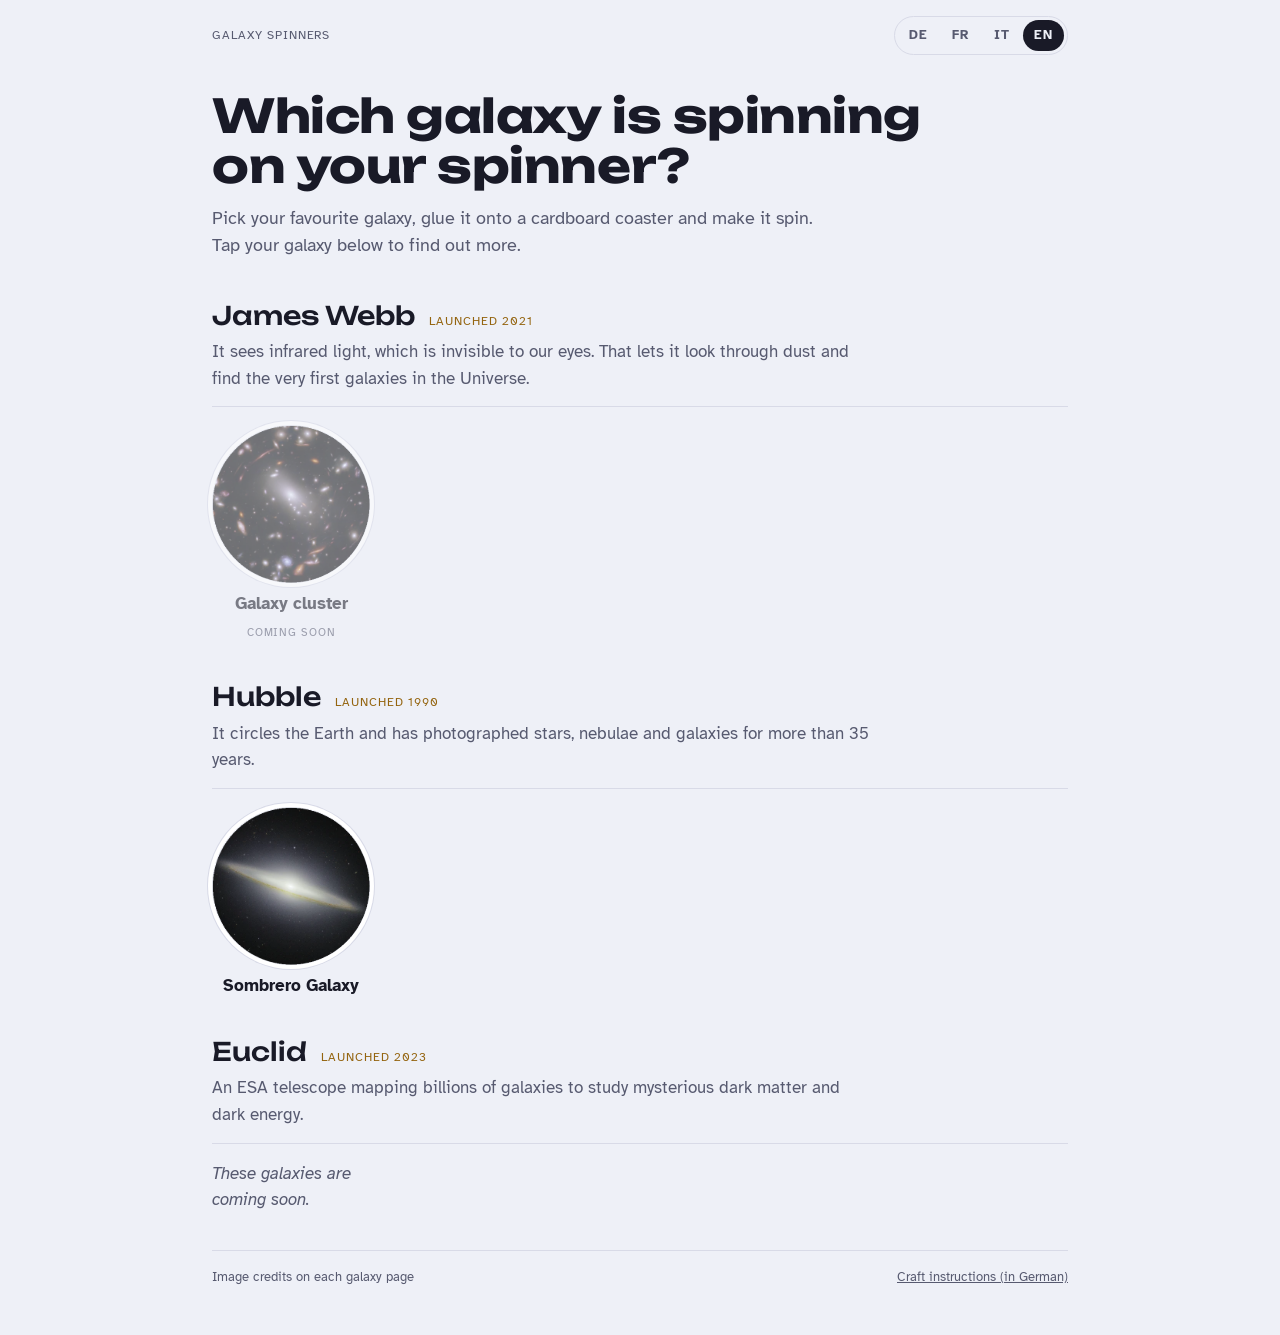
<file: index.html>
<!doctype html>
<html lang="de">
<head>
<meta charset="utf-8">
<meta name="viewport" content="width=device-width, initial-scale=1, viewport-fit=cover">
<title>Galaxienkreisel</title>
<link rel="preconnect" href="https://fonts.googleapis.com">
<link rel="preconnect" href="https://fonts.gstatic.com" crossorigin>
<link rel="stylesheet" href="https://fonts.googleapis.com/css2?family=Unbounded:wght@500;700&family=Atkinson+Hyperlegible:ital,wght@0,400;0,700;1,400&display=swap">
<link rel="stylesheet" href="assets/site.css">
</head>
<body>
<main class="page wide">
  <div class="topbar">
    <div class="eyebrow" data-i18n="eyebrow">Galaxienkreisel</div>
    <div class="langs" role="group" aria-label="Sprache · Langue · Lingua · Language">
      <button type="button" id="lang-de" data-lang="de" aria-pressed="true">DE</button>
      <button type="button" id="lang-fr" data-lang="fr" aria-pressed="false">FR</button>
      <button type="button" id="lang-it" data-lang="it" aria-pressed="false">IT</button>
      <button type="button" id="lang-en" data-lang="en" aria-pressed="false">EN</button>
    </div>
  </div>

  <header>
    <h1 data-i18n="title">Welche Galaxie dreht sich auf deinem Kreisel?</h1>
    <p class="intro" data-i18n="intro">Such dir deine Lieblingsgalaxie aus, klebe sie auf einen Bierdeckel und bring sie zum Drehen. Tippe unten auf deine Galaxie, um mehr über sie zu erfahren.</p>
  </header>

  <section class="scope" id="webb">
    <div class="scope-head">
      <h2>James Webb</h2><span class="since" data-i18n="since_webb">Gestartet 2021</span>
      <p data-i18n="about_webb">Sieht Infrarotlicht, das für unsere Augen unsichtbar ist. So blickt es durch Staubwolken und entdeckt die ersten Galaxien des Universums.</p>
    </div>
    <div class="cards" data-scope="webb"></div>
  </section>

  <section class="scope" id="hubble">
    <div class="scope-head">
      <h2>Hubble</h2><span class="since" data-i18n="since_hubble">Gestartet 1990</span>
      <p data-i18n="about_hubble">Kreist um die Erde und fotografiert seit über 35 Jahren Sterne, Nebel und Galaxien.</p>
    </div>
    <div class="cards" data-scope="hubble"></div>
  </section>

  <section class="scope" id="euclid">
    <div class="scope-head">
      <h2>Euclid</h2><span class="since" data-i18n="since_euclid">Gestartet 2023</span>
      <p data-i18n="about_euclid">Ein Teleskop der ESA, das Milliarden von Galaxien kartiert, um die rätselhafte dunkle Materie und dunkle Energie zu erforschen.</p>
    </div>
    <div class="cards" data-scope="euclid"></div>
  </section>

  <footer>
    <span data-i18n="credits">Bildnachweise auf jeder Galaxienseite</span>
    <a href="https://astroedu.ch/project/galaxienkreisel/" target="_blank" rel="noopener" data-i18n="craft">Anleitung zum Basteln</a>
  </footer>
</main>

<script src="assets/galaxies.js"></script>
<script src="assets/i18n.js"></script>
<script>
var T = {
  de: {
    doc: "Galaxienkreisel",
    eyebrow: "Galaxienkreisel",
    title: "Welche Galaxie dreht sich auf deinem Kreisel?",
    intro: "Such dir deine Lieblingsgalaxie aus, klebe sie auf einen Bierdeckel und bring sie zum Drehen. Tippe unten auf deine Galaxie, um mehr über sie zu erfahren.",
    since_webb: "Gestartet 2021", since_hubble: "Gestartet 1990", since_euclid: "Gestartet 2023",
    about_webb: "Sieht Infrarotlicht, das für unsere Augen unsichtbar ist. So blickt es durch Staubwolken und entdeckt die ersten Galaxien des Universums.",
    about_hubble: "Kreist um die Erde und fotografiert seit über 35 Jahren Sterne, Nebel und Galaxien.",
    about_euclid: "Ein Teleskop der ESA, das Milliarden von Galaxien kartiert, um die rätselhafte dunkle Materie und dunkle Energie zu erforschen.",
    soon: "Bald hier",
    empty: "Diese Galaxien kommen bald.",
    credits: "Bildnachweise auf jeder Galaxienseite",
    craft: "Anleitung zum Basteln"
  },
  fr: {
    doc: "Toupies galactiques",
    eyebrow: "Toupies galactiques",
    title: "Quelle galaxie tourne sur ta toupie ?",
    intro: "Choisis ta galaxie préférée, colle ton image sur un rond en carton et fais tourner ta toupie. Touche ta galaxie plus bas pour en savoir plus.",
    since_webb: "Lancé en 2021", since_hubble: "Lancé en 1990", since_euclid: "Lancé en 2023",
    about_webb: "Il voit la lumière infrarouge, invisible pour nos yeux. Il regarde ainsi à travers la poussière et découvre les premières galaxies de l'Univers.",
    about_hubble: "Il tourne autour de la Terre et photographie étoiles, nébuleuses et galaxies depuis plus de 35 ans.",
    about_euclid: "Un télescope de l'ESA qui cartographie des milliards de galaxies pour étudier la mystérieuse matière noire et l'énergie noire.",
    soon: "Bientôt",
    empty: "Ces galaxies arrivent bientôt.",
    credits: "Crédits des images sur chaque page",
    craft: "Instructions de bricolage (en allemand)"
  },
  it: {
    doc: "Trottole galattiche",
    eyebrow: "Trottole galattiche",
    title: "Quale galassia gira sulla tua trottola?",
    intro: "Scegli la tua galassia preferita, incollala su un sottobicchiere e falla girare. Tocca la tua galassia qui sotto per scoprire di più.",
    since_webb: "Lanciato nel 2021", since_hubble: "Lanciato nel 1990", since_euclid: "Lanciato nel 2023",
    about_webb: "Vede la luce infrarossa, invisibile ai nostri occhi. Così guarda attraverso la polvere e scopre le prime galassie dell'Universo.",
    about_hubble: "Gira intorno alla Terra e fotografa stelle, nebulose e galassie da più di 35 anni.",
    about_euclid: "Un telescopio dell'ESA che mappa miliardi di galassie per studiare la misteriosa materia oscura e l'energia oscura.",
    soon: "In arrivo",
    empty: "Queste galassie arriveranno presto.",
    credits: "Crediti delle immagini su ogni pagina",
    craft: "Istruzioni per costruirla (in tedesco)"
  },
  en: {
    doc: "Galaxy Spinners",
    eyebrow: "Galaxy spinners",
    title: "Which galaxy is spinning on your spinner?",
    intro: "Pick your favourite galaxy, glue it onto a cardboard coaster and make it spin. Tap your galaxy below to find out more.",
    since_webb: "Launched 2021", since_hubble: "Launched 1990", since_euclid: "Launched 2023",
    about_webb: "It sees infrared light, which is invisible to our eyes. That lets it look through dust and find the very first galaxies in the Universe.",
    about_hubble: "It circles the Earth and has photographed stars, nebulae and galaxies for more than 35 years.",
    about_euclid: "An ESA telescope mapping billions of galaxies to study mysterious dark matter and dark energy.",
    soon: "Coming soon",
    empty: "These galaxies are coming soon.",
    credits: "Image credits on each galaxy page",
    craft: "Craft instructions (in German)"
  }
};

function esc(s) { var d = document.createElement("div"); d.textContent = s; return d.innerHTML; }

function renderCards(lang) {
  var d = T[lang];
  document.querySelectorAll(".cards").forEach(function (box) {
    var list = (window.GALAXIES || []).filter(function (g) { return g.telescope === box.dataset.scope; });
    if (!list.length) { box.innerHTML = '<p class="empty">' + d.empty + '</p>'; return; }
    box.innerHTML = list.map(function (g) {
      var name = esc(g.name[lang] || g.name.de);
      var disc = '<span class="disc"><img src="' + g.image + '" alt="" loading="lazy"></span>';
      if (g.ready) {
        return '<a class="card" href="' + g.slug + '/index.html">' + disc + '<span class="name">' + name + '</span></a>';
      }
      return '<div class="card soon">' + disc + '<span class="name">' + name + '</span><span class="badge">' + d.soon + '</span></div>';
    }).join("");
  });
}

initI18n(T, renderCards);
</script>
<!-- Visit statistics (GoatCounter, no cookies) -->
<script data-goatcounter="https://handsonspace.goatcounter.com/count" async src="https://gc.zgo.at/count.js"></script>
</body>
</html>
</file>
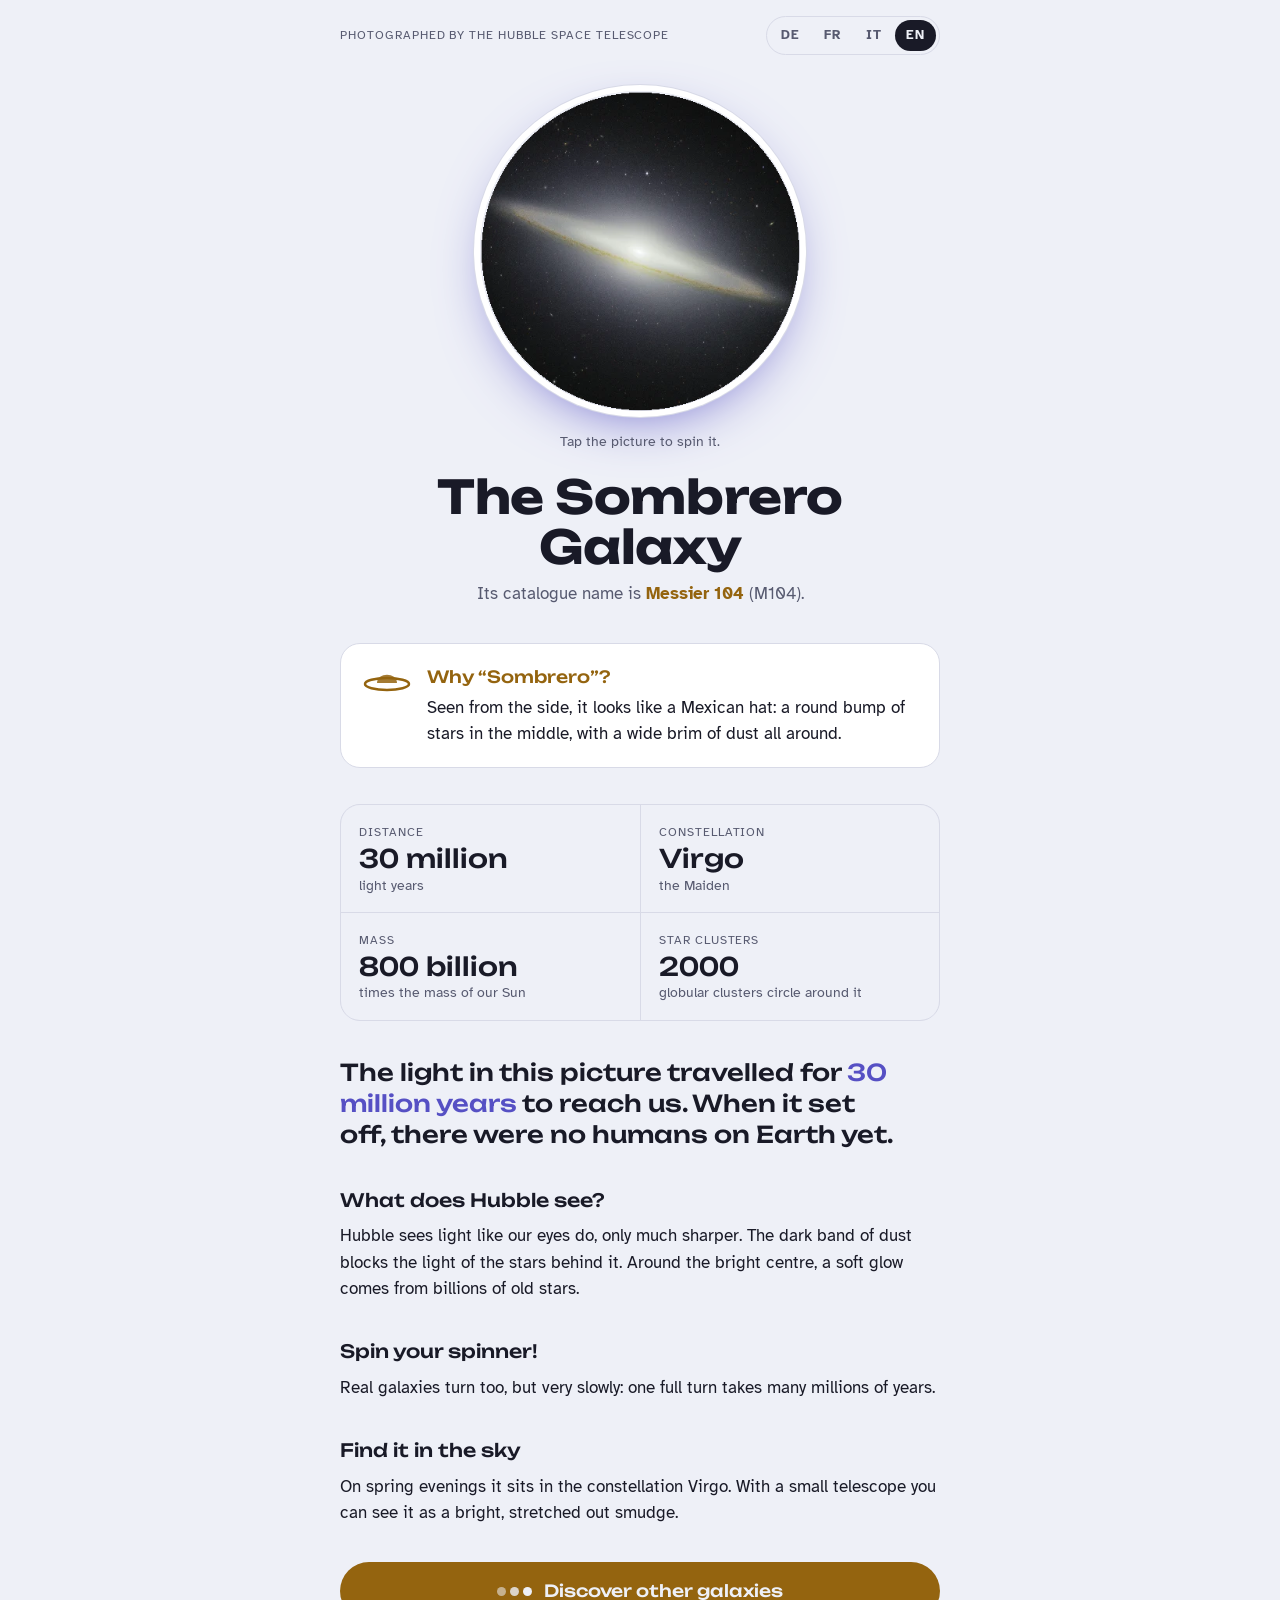
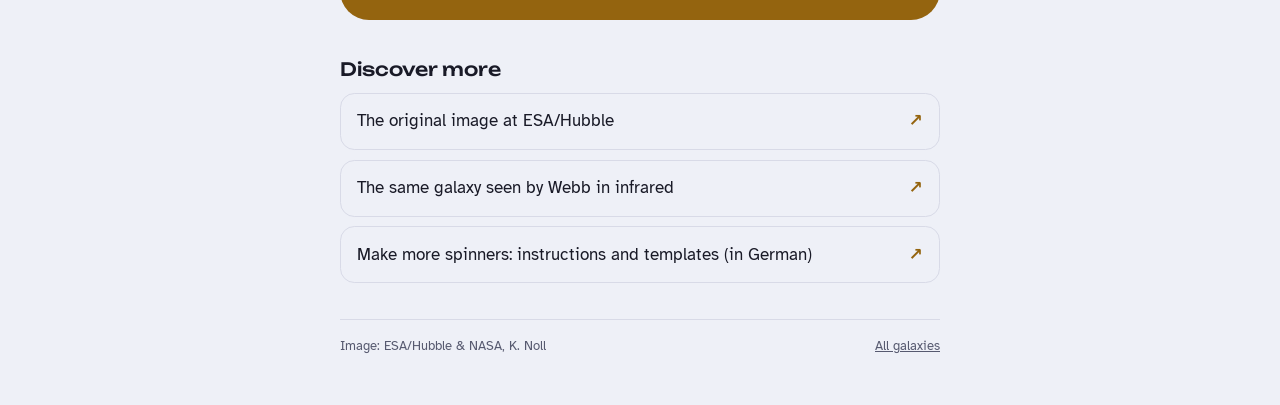
<file: sombrero/index.html>
<!doctype html>
<html lang="de">
<head>
<meta charset="utf-8">
<meta name="viewport" content="width=device-width, initial-scale=1, viewport-fit=cover">
<title>Sombrero Galaxy</title>
<link rel="preconnect" href="https://fonts.googleapis.com">
<link rel="preconnect" href="https://fonts.gstatic.com" crossorigin>
<link rel="stylesheet" href="https://fonts.googleapis.com/css2?family=Unbounded:wght@500;700&family=Atkinson+Hyperlegible:ital,wght@0,400;0,700;1,400&display=swap">
<link rel="stylesheet" href="../assets/site.css">
</head>
<body>
<main class="page">
  <div class="topbar">
    <div class="eyebrow" data-i18n="eyebrow">Aufgenommen vom Hubble Weltraumteleskop</div>
    <div class="langs" role="group" aria-label="Sprache · Langue · Lingua · Language">
      <button type="button" id="lang-de" data-lang="de" aria-pressed="true">DE</button>
      <button type="button" id="lang-fr" data-lang="fr" aria-pressed="false">FR</button>
      <button type="button" id="lang-it" data-lang="it" aria-pressed="false">IT</button>
      <button type="button" id="lang-en" data-lang="en" aria-pressed="false">EN</button>
    </div>
  </div>

  <header class="hero">
    <button class="spinner" id="spinner" type="button" aria-label="Sombrero">
      <img src="../images/sombrero.webp" alt="Die Sombrerogalaxie von der Seite" data-i18n-alt="alt">
    </button>
    <p class="tap" data-i18n="tap">Tippe auf das Bild, um es zu drehen.</p>
    <div>
      <h1 data-i18n="title">Die Sombrero&shy;galaxie</h1>
      <p class="catalog" data-i18n="catalog">Ihr Katalogname ist <b>Messier 104</b> (M104).</p>
    </div>
  </header>

  <div class="brim">
    <svg viewBox="0 0 48 28" aria-hidden="true">
      <ellipse cx="24" cy="18" rx="22" ry="6" fill="none" stroke="currentColor" stroke-width="2.5"/>
      <path d="M14 17 C14 6, 34 6, 34 17" fill="currentColor" opacity="0.85"/>
    </svg>
    <p data-i18n="nick"><strong>Warum «Sombrero»?</strong>Von der Seite sieht sie aus wie ein mexikanischer Hut: in der Mitte ein runder Hügel aus Sternen, rundherum eine breite Krempe aus Staub.</p>
  </div>

  <div class="facts">
    <div class="fact"><span class="k" data-i18n="k1">Entfernung</span><span class="v" data-i18n="v1">30 Millionen</span><span class="u" data-i18n="u1">Lichtjahre</span></div>
    <div class="fact"><span class="k" data-i18n="k2">Sternbild</span><span class="v" data-i18n="v2">Jungfrau</span><span class="u" data-i18n="u2">lateinisch Virgo</span></div>
    <div class="fact"><span class="k" data-i18n="k3">Masse</span><span class="v" data-i18n="v3">800 Milliarden</span><span class="u" data-i18n="u3">mal so schwer wie unsere Sonne</span></div>
    <div class="fact"><span class="k" data-i18n="k4">Sternhaufen</span><span class="v">2000</span><span class="u" data-i18n="u4">Kugelsternhaufen kreisen um sie</span></div>
  </div>

  <p class="wow" data-i18n="wow">Das Licht in diesem Bild war <em>30 Millionen Jahre</em> unterwegs. Als es losflog, gab es noch keine Menschen auf der Erde.</p>

  <section>
    <h2 data-i18n="h_webb">Was sieht Hubble?</h2>
    <p data-i18n="p_webb">Hubble sieht Licht wie unsere Augen, nur viel schärfer. Der dunkle Staubstreifen verdeckt das Licht der Sterne dahinter. Um die helle Mitte leuchtet ein weicher Schein aus Milliarden alter Sterne.</p>
  </section>

  <section>
    <h2 data-i18n="h_spin">Dreh deinen Kreisel!</h2>
    <p data-i18n="p_spin">Auch echte Galaxien drehen sich, nur sehr langsam: Eine ganze Umdrehung dauert viele Millionen Jahre.</p>
  </section>

  <section>
    <h2 data-i18n="h_sky">Am Himmel finden</h2>
    <p data-i18n="p_sky">Im Frühling steht sie abends im Sternbild Jungfrau. Mit einem kleinen Teleskop siehst du sie als hellen, länglichen Fleck.</p>
  </section>

  <a class="discover" href="../index.html"><span class="dots" aria-hidden="true"><i></i><i></i><i></i></span><span data-i18n="discover">Entdecke weitere Galaxien</span></a>

  <section>
    <h2 data-i18n="h_more">Mehr entdecken</h2>
    <div class="more">
      <a href="https://esahubble.org/images/heic2506a/" target="_blank" rel="noopener"><span data-i18n="l1">Das Originalbild bei ESA/Hubble</span></a>
      <a href="https://esawebb.org/images/sombrerogalaxy2/" target="_blank" rel="noopener"><span data-i18n="l2">Dieselbe Galaxie, gesehen von Webb im Infrarot</span></a>
      <a href="https://astroedu.ch/project/galaxienkreisel/" target="_blank" rel="noopener"><span data-i18n="l3">Mehr Kreisel basteln: Anleitung und Vorlagen</span></a>
    </div>
  </section>

  <footer>
    <span data-i18n="credit">Bild: ESA/Hubble & NASA, K. Noll</span>
    <a href="../index.html" data-i18n="home">Alle Galaxien</a>
  </footer>
</main>

<script src="../assets/i18n.js"></script>
<script>
var T = {
  de: {
    doc: "Sombrerogalaxie",
    eyebrow: "Aufgenommen vom Hubble Weltraumteleskop",
    alt: "Die Sombrerogalaxie von der Seite: ein heller Kern mit einem schmalen Staubring",
    tap: "Tippe auf das Bild, um es zu drehen.",
    title: "Die Sombrero­galaxie",
    catalog: "Ihr Katalogname ist <b>Messier 104</b> (M104).",
    nick: "<strong>Warum «Sombrero»?</strong>Von der Seite sieht sie aus wie ein mexikanischer Hut: in der Mitte ein runder Hügel aus Sternen, rundherum eine breite Krempe aus Staub.",
    k1: "Entfernung", v1: "30 Millionen", u1: "Lichtjahre",
    k2: "Sternbild", v2: "Jungfrau", u2: "lateinisch Virgo",
    k3: "Masse", v3: "800 Milliarden", u3: "mal so schwer wie unsere Sonne",
    k4: "Sternhaufen", u4: "Kugelsternhaufen kreisen um sie",
    wow: "Das Licht in diesem Bild war <em>30 Millionen Jahre</em> unterwegs. Als es losflog, gab es noch keine Menschen auf der Erde.",
    h_webb: "Was sieht Hubble?",
    p_webb: "Hubble sieht Licht wie unsere Augen, nur viel schärfer. Der dunkle Staubstreifen verdeckt das Licht der Sterne dahinter. Um die helle Mitte leuchtet ein weicher Schein aus Milliarden alter Sterne.",
    h_spin: "Dreh deinen Kreisel!",
    p_spin: "Auch echte Galaxien drehen sich, nur sehr langsam: Eine ganze Umdrehung dauert viele Millionen Jahre.",
    h_sky: "Am Himmel finden",
    p_sky: "Im Frühling steht sie abends im Sternbild Jungfrau. Mit einem kleinen Teleskop siehst du sie als hellen, länglichen Fleck.",
    discover: "Entdecke weitere Galaxien",
    h_more: "Mehr entdecken",
    l1: "Das Originalbild bei ESA/Hubble",
    l2: "Dieselbe Galaxie, gesehen von Webb im Infrarot",
    l3: "Mehr Kreisel basteln: Anleitung und Vorlagen",
    credit: "Bild: ESA/Hubble & NASA, K. Noll",
    home: "Alle Galaxien"
  },
  fr: {
    doc: "Galaxie du Sombrero",
    eyebrow: "Photographiée par le télescope spatial Hubble",
    alt: "La galaxie du Sombrero vue de côté : un cœur lumineux entouré d'un fin anneau de poussière",
    tap: "Touche l'image pour la faire tourner.",
    title: "La galaxie du Sombrero",
    catalog: "Son nom de catalogue est <b>Messier 104</b> (M104).",
    nick: "<strong>Pourquoi « Sombrero » ?</strong>Vue de côté, elle ressemble à un chapeau mexicain : au centre, une bosse ronde faite d'étoiles, et tout autour un large bord de poussière.",
    k1: "Distance", v1: "30 millions", u1: "d'années de voyage pour sa lumière",
    k2: "Constellation", v2: "la Vierge", u2: "en latin Virgo",
    k3: "Masse", v3: "800 milliards", u3: "de fois notre Soleil",
    k4: "Amas d'étoiles", u4: "amas globulaires tournent autour d'elle",
    wow: "La lumière de cette image a voyagé pendant <em>30 millions d'années</em>. Quand elle est partie, il n'y avait encore aucun humain sur la Terre.",
    h_webb: "Que voit Hubble ?",
    p_webb: "Hubble voit la lumière comme nos yeux, mais beaucoup plus nettement. La bande sombre de poussière cache la lumière des étoiles derrière elle. Autour du centre brillant, une douce lueur vient de milliards de vieilles étoiles.",
    h_spin: "Fais tourner ta toupie !",
    p_spin: "Les vraies galaxies tournent aussi, mais très lentement : un tour complet dure des millions d'années.",
    h_sky: "La trouver dans le ciel",
    p_sky: "Au printemps, le soir, elle se trouve dans la constellation de la Vierge. Avec un petit télescope, on la voit comme une tache claire et allongée.",
    discover: "Découvre d'autres galaxies",
    h_more: "En savoir plus",
    l1: "L'image originale sur ESA/Hubble",
    l2: "La même galaxie vue par Webb en infrarouge",
    l3: "Fabrique d'autres toupies : instructions et modèles (en allemand)",
    credit: "Image : ESA/Hubble & NASA, K. Noll",
    home: "Toutes les galaxies"
  },
  it: {
    doc: "Galassia Sombrero",
    eyebrow: "Fotografata dal telescopio spaziale Hubble",
    alt: "La galassia Sombrero vista di lato: un nucleo luminoso con un sottile anello di polvere",
    tap: "Tocca l'immagine per farla girare.",
    title: "La galassia Sombrero",
    catalog: "Il suo nome nel catalogo è <b>Messier 104</b> (M104).",
    nick: "<strong>Perché «Sombrero»?</strong>Vista di lato, sembra un cappello messicano: al centro una cupola rotonda di stelle, tutto intorno una larga tesa di polvere.",
    k1: "Distanza", v1: "30 milioni", u1: "di anni luce",
    k2: "Costellazione", v2: "Vergine", u2: "in latino Virgo",
    k3: "Massa", v3: "800 miliardi", u3: "di volte il nostro Sole",
    k4: "Ammassi stellari", u4: "ammassi globulari le girano intorno",
    wow: "La luce di questa immagine ha viaggiato per <em>30 milioni di anni</em>. Quando è partita, sulla Terra non c'erano ancora esseri umani.",
    h_webb: "Che cosa vede Hubble?",
    p_webb: "Hubble vede la luce come i nostri occhi, ma molto più nitida. La striscia scura di polvere nasconde la luce delle stelle dietro di essa. Intorno al centro luminoso brilla un alone morbido di miliardi di stelle antiche.",
    h_spin: "Fai girare la tua trottola!",
    p_spin: "Anche le vere galassie girano, ma molto lentamente: un giro completo dura molti milioni di anni.",
    h_sky: "Trovala nel cielo",
    p_sky: "In primavera, la sera, si trova nella costellazione della Vergine. Con un piccolo telescopio la vedi come una macchia chiara e allungata.",
    discover: "Scopri altre galassie",
    h_more: "Scopri di più",
    l1: "L'immagine originale su ESA/Hubble",
    l2: "La stessa galassia vista da Webb nell'infrarosso",
    l3: "Costruisci altre trottole: istruzioni e modelli (in tedesco)",
    credit: "Immagine: ESA/Hubble & NASA, K. Noll",
    home: "Tutte le galassie"
  },
  en: {
    doc: "Sombrero Galaxy",
    eyebrow: "Photographed by the Hubble Space Telescope",
    alt: "The Sombrero Galaxy seen from the side: a bright core with a thin ring of dust",
    tap: "Tap the picture to spin it.",
    title: "The Sombrero Galaxy",
    catalog: "Its catalogue name is <b>Messier 104</b> (M104).",
    nick: "<strong>Why “Sombrero”?</strong>Seen from the side, it looks like a Mexican hat: a round bump of stars in the middle, with a wide brim of dust all around.",
    k1: "Distance", v1: "30 million", u1: "light years",
    k2: "Constellation", v2: "Virgo", u2: "the Maiden",
    k3: "Mass", v3: "800 billion", u3: "times the mass of our Sun",
    k4: "Star clusters", u4: "globular clusters circle around it",
    wow: "The light in this picture travelled for <em>30 million years</em> to reach us. When it set off, there were no humans on Earth yet.",
    h_webb: "What does Hubble see?",
    p_webb: "Hubble sees light like our eyes do, only much sharper. The dark band of dust blocks the light of the stars behind it. Around the bright centre, a soft glow comes from billions of old stars.",
    h_spin: "Spin your spinner!",
    p_spin: "Real galaxies turn too, but very slowly: one full turn takes many millions of years.",
    h_sky: "Find it in the sky",
    p_sky: "On spring evenings it sits in the constellation Virgo. With a small telescope you can see it as a bright, stretched out smudge.",
    discover: "Discover other galaxies",
    h_more: "Discover more",
    l1: "The original image at ESA/Hubble",
    l2: "The same galaxy seen by Webb in infrared",
    l3: "Make more spinners: instructions and templates (in German)",
    credit: "Image: ESA/Hubble & NASA, K. Noll",
    home: "All galaxies"
  }
};
initI18n(T);
initSpinner();
</script>
<!-- Visit statistics (GoatCounter, no cookies) -->
<script data-goatcounter="https://handsonspace.goatcounter.com/count" async src="https://gc.zgo.at/count.js"></script>
</body>
</html>
</file>
<file: assets/site.css>
/* Galaxienkreisel: shared styles for the home page and every galaxy page.
   Layout: one phone first column, like a museum label you hold in your hand. */
:root {
  --bg: #0d0e15;
  --surface: #171926;
  --fg: #ecebf3;
  --muted: #a4a4ba;
  --line: #2a2c3d;
  --dust: #e2b86f;
  --glow: #b8b5ff;
  --display: "Unbounded", "Trebuchet MS", system-ui, sans-serif;
  --body: "Atkinson Hyperlegible", "Segoe UI", system-ui, sans-serif;
  color-scheme: dark;
}
@media (prefers-color-scheme: light) {
  :root:not([data-theme="dark"]) {
    --bg: #eef0f7; --surface: #ffffff; --fg: #191a27; --muted: #575a70;
    --line: #d8dae7; --dust: #94640f; --glow: #5650c4; color-scheme: light;
  }
}
:root[data-theme="light"] {
  --bg: #eef0f7; --surface: #ffffff; --fg: #191a27; --muted: #575a70;
  --line: #d8dae7; --dust: #94640f; --glow: #5650c4; color-scheme: light;
}
* { box-sizing: border-box; }
html { -webkit-text-size-adjust: 100%; }
body {
  margin: 0;
  background: var(--bg);
  color: var(--fg);
  font-family: var(--body);
  font-size: 1.0625rem;
  line-height: 1.55;
}
img { max-width: 100%; }
[hidden] { display: none !important; }

.page {
  max-width: 40rem;
  margin: 0 auto;
  padding-inline: 1.25rem;
  padding-block: 1rem 3rem;
  display: flex;
  flex-direction: column;
  gap: 2.25rem;
}
.page.wide { max-width: 56rem; }

/* Top bar with language switch */
.topbar { display: flex; flex-wrap: wrap; justify-content: space-between; align-items: center; gap: 0.75rem 1rem; }
.eyebrow { font-size: 0.75rem; letter-spacing: 0.08em; text-transform: uppercase; color: var(--muted); min-width: 0; }
.eyebrow a { color: inherit; text-decoration: none; }
.eyebrow a:hover { color: var(--fg); }
.langs { display: flex; border: 1px solid var(--line); border-radius: 999px; padding: 3px; gap: 2px; flex-shrink: 0; }
.langs button {
  font: 700 0.8125rem/1 var(--body);
  letter-spacing: 0.06em;
  color: var(--muted);
  background: transparent;
  border: 0;
  border-radius: 999px;
  padding: 0.55rem 0.7rem;
  cursor: pointer;
}
.langs button[aria-pressed="true"] { background: var(--fg); color: var(--bg); }
.langs button:focus-visible, a:focus-visible, .spinner:focus-visible { outline: 2px solid var(--glow); outline-offset: 3px; }

h1 {
  font-family: var(--display);
  font-weight: 700;
  font-size: clamp(2rem, 8vw, 2.9rem);
  line-height: 1.08;
  letter-spacing: -0.01em;
  margin: 0;
  text-wrap: balance;
}
h2 { font-family: var(--display); font-weight: 500; font-size: 1.15rem; margin: 0 0 0.5rem; text-wrap: balance; }
section p { margin: 0; max-width: 62ch; }

/* Galaxy page: spinning hero */
.hero { display: flex; flex-direction: column; align-items: center; gap: 1.25rem; text-align: center; }
.spinner {
  width: min(78vw, 20rem);
  max-width: 100%;
  aspect-ratio: 1;
  border-radius: 50%;
  border: 0;
  padding: 0;
  background: transparent;
  cursor: pointer;
  box-shadow: 0 0 0 6px var(--surface), 0 0 0 7px var(--line), 0 18px 60px -20px var(--glow);
}
.spinner img { width: 100%; height: 100%; display: block; border-radius: 50%; animation: turn 60s linear infinite; }
@keyframes turn { to { transform: rotate(360deg); } }
@media (prefers-reduced-motion: reduce) { .spinner img, .card img { animation: none !important; } }
.tap { font-size: 0.875rem; color: var(--muted); margin: 0; }
.catalog { margin: 0.5rem 0 0; color: var(--muted); }
.catalog b { color: var(--dust); font-weight: 700; }

.brim {
  background: var(--surface);
  border: 1px solid var(--line);
  border-radius: 1.25rem;
  padding: 1.25rem 1.35rem;
  display: grid;
  grid-template-columns: auto 1fr;
  gap: 1rem;
  align-items: start;
}
.brim svg { width: 3rem; height: auto; margin-top: 0.15rem; color: var(--dust); }
.brim p { margin: 0; min-width: 0; }
.brim strong { display: block; font-family: var(--display); font-weight: 500; font-size: 1.05rem; margin-bottom: 0.3rem; color: var(--dust); }

.facts {
  display: grid;
  grid-template-columns: repeat(2, minmax(0, 1fr));
  gap: 1px;
  background: var(--line);
  border: 1px solid var(--line);
  border-radius: 1.25rem;
  overflow: hidden;
}
.fact { background: var(--bg); padding: 1.1rem 1.15rem; display: flex; flex-direction: column; gap: 0.15rem; min-width: 0; }
.fact .k { font-size: 0.75rem; letter-spacing: 0.08em; text-transform: uppercase; color: var(--muted); }
.fact .v { font-family: var(--display); font-weight: 500; font-size: clamp(1.2rem, 5vw, 1.6rem); line-height: 1.15; font-variant-numeric: tabular-nums; overflow-wrap: anywhere; }
.fact .u { font-size: 0.9rem; color: var(--muted); line-height: 1.3; }

.wow { font-family: var(--display); font-weight: 500; font-size: clamp(1.2rem, 4.6vw, 1.45rem); line-height: 1.35; margin: 0; text-wrap: balance; }
.wow em { font-style: normal; color: var(--glow); }

/* Big "discover other galaxies" button */
.discover {
  display: flex; align-items: center; justify-content: center; gap: 0.75rem;
  text-decoration: none;
  font-family: var(--display); font-weight: 500; font-size: 1.05rem;
  color: var(--bg); background: var(--dust);
  border-radius: 999px;
  padding: 1rem 1.5rem;
  text-align: center;
}
.discover:hover { filter: brightness(1.08); }
.discover .dots { display: inline-flex; gap: 4px; flex-shrink: 0; }
.discover .dots i { width: 9px; height: 9px; border-radius: 50%; background: currentColor; opacity: 0.55; }
.discover .dots i:nth-child(2) { opacity: 0.8; }
.discover .dots i:nth-child(3) { opacity: 1; }

.more { display: flex; flex-direction: column; gap: 0.6rem; }
.more a {
  display: flex; justify-content: space-between; align-items: center; gap: 1rem;
  text-decoration: none; color: var(--fg);
  border: 1px solid var(--line); border-radius: 0.9rem;
  padding: 0.9rem 1rem;
}
.more a span { min-width: 0; }
.more a::after { content: "↗"; color: var(--dust); font-weight: 700; flex-shrink: 0; }
.more a:hover { border-color: var(--dust); }

footer { font-size: 0.8125rem; color: var(--muted); border-top: 1px solid var(--line); padding-top: 1rem; display: flex; flex-wrap: wrap; justify-content: space-between; gap: 0.5rem 1rem; }
footer a { color: inherit; }

/* Home page: gallery by telescope */
.intro { margin: 0.9rem 0 0; color: var(--muted); max-width: 52ch; font-size: 1.1rem; }
.scope { display: flex; flex-direction: column; gap: 1.1rem; }
.scope-head { display: grid; grid-template-columns: auto 1fr; gap: 0.25rem 0.9rem; align-items: baseline; border-bottom: 1px solid var(--line); padding-bottom: 0.9rem; }
.scope-head h2 { margin: 0; font-size: clamp(1.25rem, 4.5vw, 1.6rem); }
.scope-head .since { font-size: 0.75rem; letter-spacing: 0.08em; text-transform: uppercase; color: var(--dust); white-space: nowrap; }
.scope-head p { grid-column: 1 / -1; margin: 0; color: var(--muted); max-width: 60ch; }
.cards { display: grid; grid-template-columns: repeat(auto-fill, minmax(8.5rem, 1fr)); gap: 1.5rem 1rem; }
.card { display: flex; flex-direction: column; align-items: center; gap: 0.6rem; text-align: center; text-decoration: none; color: var(--fg); min-width: 0; }
.card .disc { width: 100%; max-width: 10rem; aspect-ratio: 1; border-radius: 50%; overflow: hidden; box-shadow: 0 0 0 4px var(--surface), 0 0 0 5px var(--line); transition: box-shadow 0.2s; }
.card img { width: 100%; height: 100%; display: block; object-fit: cover; }
a.card:hover .disc { box-shadow: 0 0 0 4px var(--surface), 0 0 0 5px var(--dust), 0 10px 40px -12px var(--glow); }
a.card:hover img { animation: turn 8s linear infinite; }
.card .name { font-weight: 700; line-height: 1.25; overflow-wrap: anywhere; }
.card.soon { opacity: 0.55; }
.card .badge { font-size: 0.7rem; letter-spacing: 0.08em; text-transform: uppercase; color: var(--muted); }
.empty { margin: 0; color: var(--muted); font-style: italic; }
</file>
